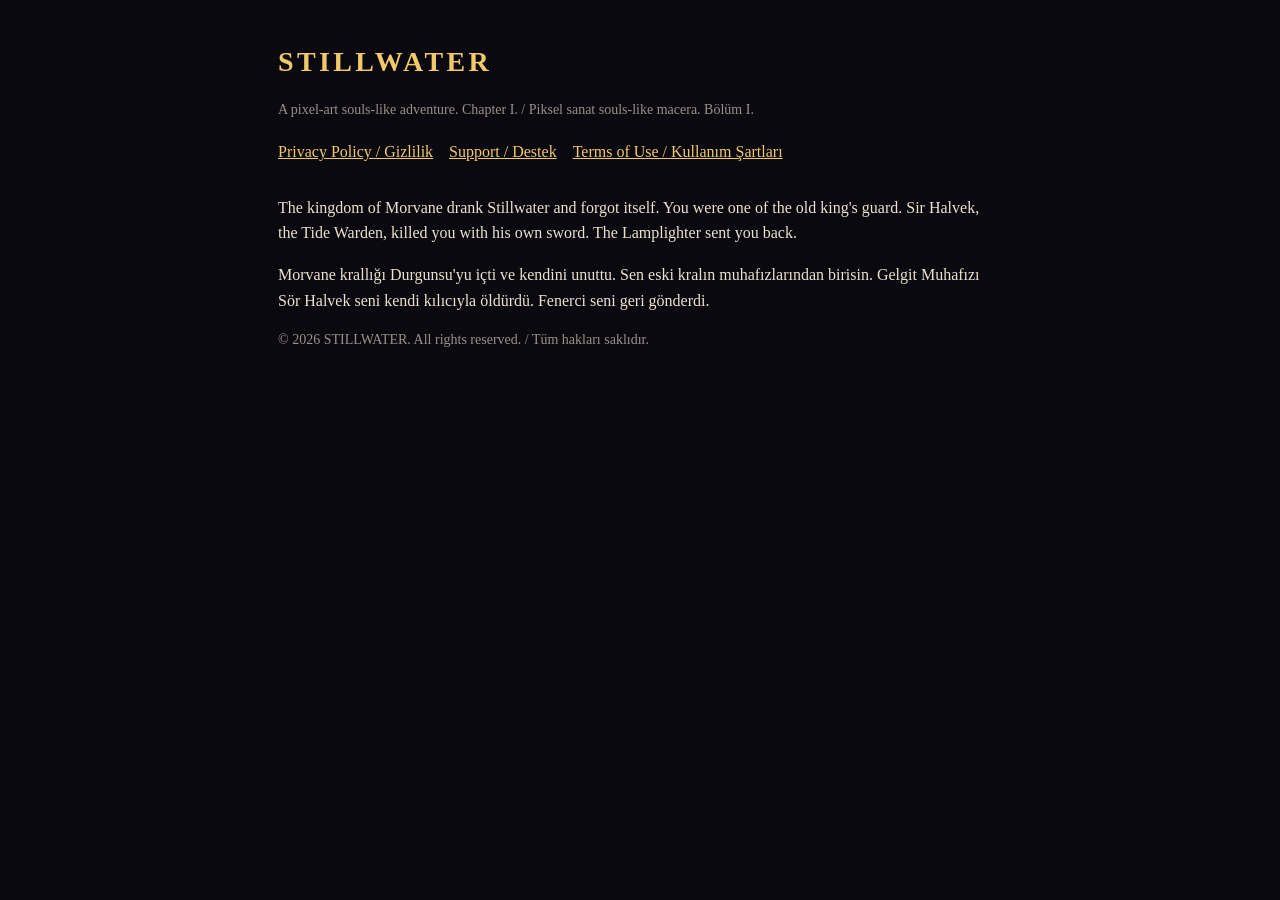
<file: index.html>
<!doctype html>
<html lang="en"><head><meta charset="utf-8"><meta name="viewport" content="width=device-width, initial-scale=1">
<title>STILLWATER</title><link rel="stylesheet" href="style.css"></head>
<body><main>
<h1>STILLWATER</h1>
<p class="dim">A pixel-art souls-like adventure. Chapter I. / Piksel sanat souls-like macera. Bölüm I.</p>
<nav><a href="privacy.html">Privacy Policy / Gizlilik</a><a href="support.html">Support / Destek</a><a href="terms.html">Terms of Use / Kullanım Şartları</a></nav>
<p>The kingdom of Morvane drank Stillwater and forgot itself. You were one of the old king's guard. Sir Halvek, the Tide Warden, killed you with his own sword. The Lamplighter sent you back.</p>
<p>Morvane krallığı Durgunsu'yu içti ve kendini unuttu. Sen eski kralın muhafızlarından birisin. Gelgit Muhafızı Sör Halvek seni kendi kılıcıyla öldürdü. Fenerci seni geri gönderdi.</p>
<p class="dim">© 2026 STILLWATER. All rights reserved. / Tüm hakları saklıdır.</p>
</main></body></html>
</file>
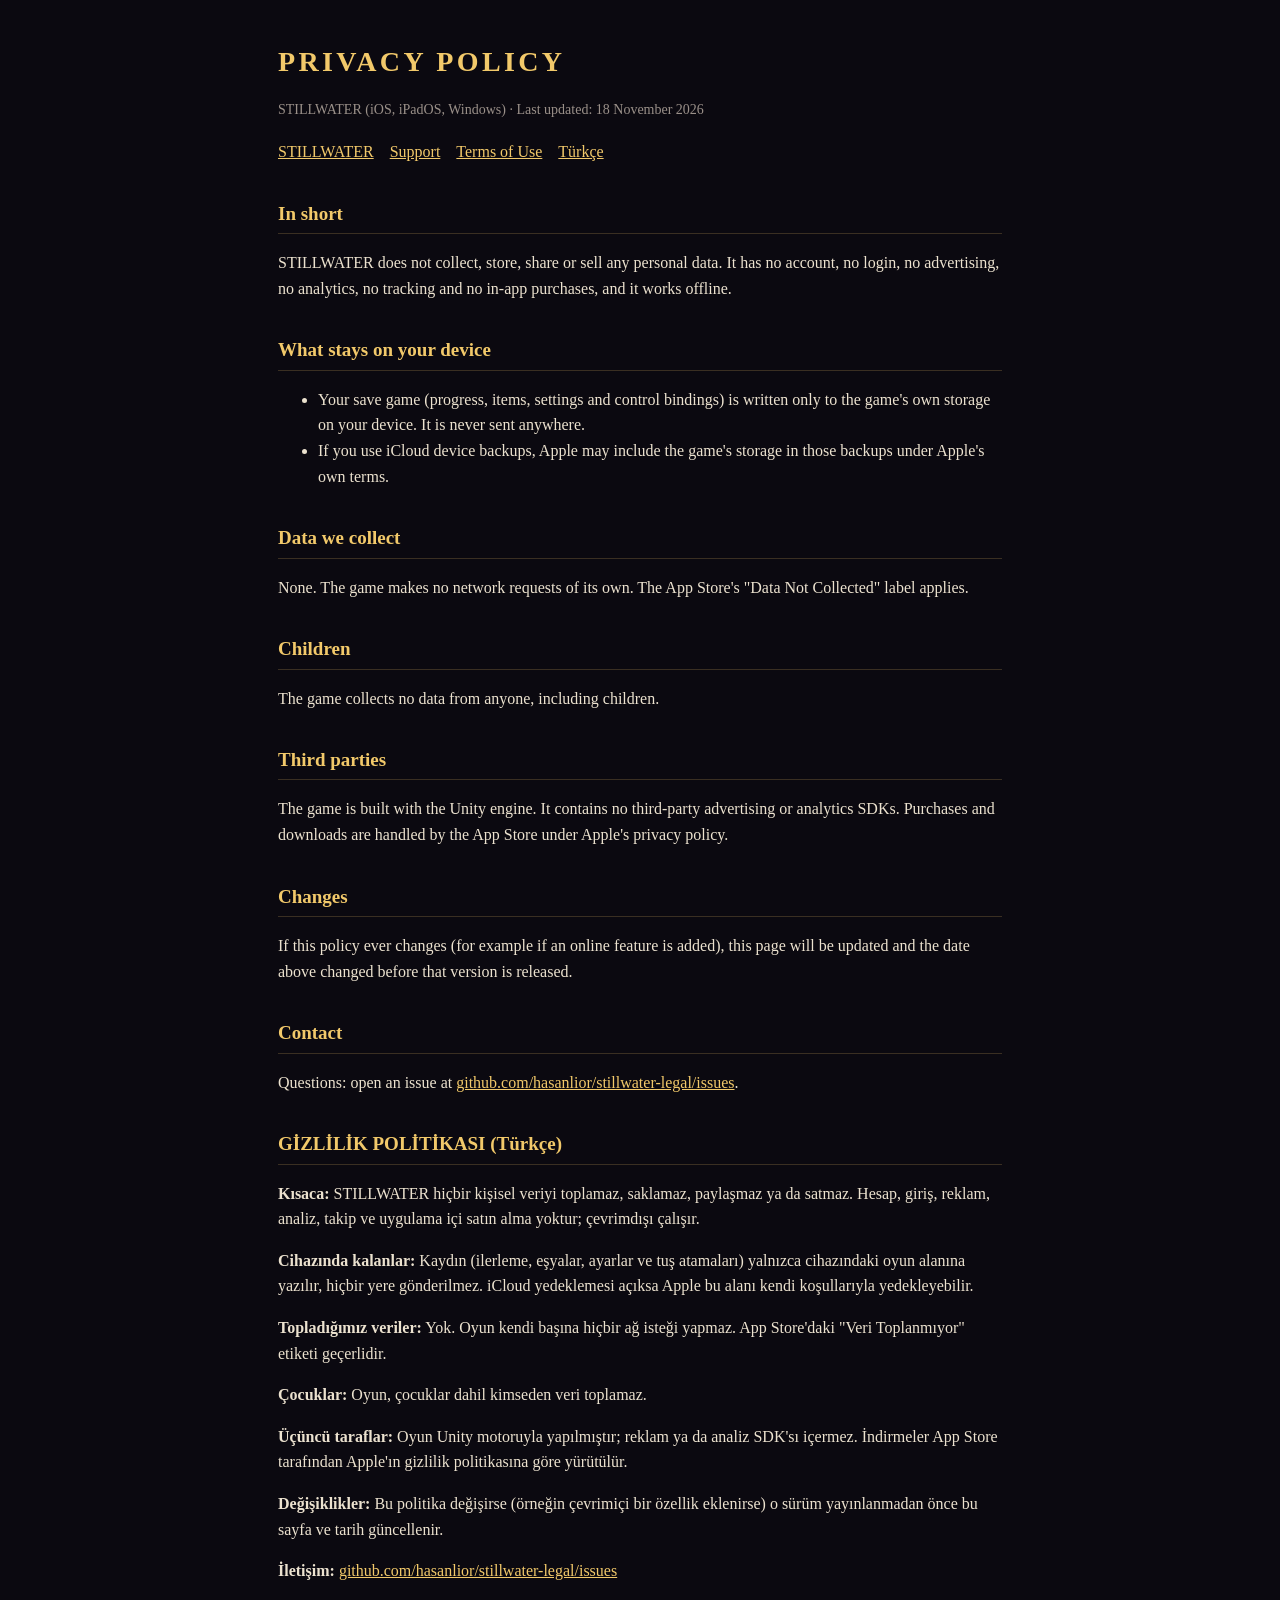
<file: privacy.html>
<!doctype html>
<html lang="en"><head><meta charset="utf-8"><meta name="viewport" content="width=device-width, initial-scale=1">
<title>STILLWATER Privacy Policy</title><link rel="stylesheet" href="style.css"></head>
<body><main>
<h1>PRIVACY POLICY</h1>
<p class="dim">STILLWATER (iOS, iPadOS, Windows) · Last updated: 18 November 2026</p>
<nav><a href="index.html">STILLWATER</a><a href="support.html">Support</a><a href="terms.html">Terms of Use</a><a href="#tr">Türkçe</a></nav>

<h2>In short</h2>
<p>STILLWATER does not collect, store, share or sell any personal data. It has no account, no login, no advertising, no analytics, no tracking and no in-app purchases, and it works offline.</p>

<h2>What stays on your device</h2>
<ul>
<li>Your save game (progress, items, settings and control bindings) is written only to the game's own storage on your device. It is never sent anywhere.</li>
<li>If you use iCloud device backups, Apple may include the game's storage in those backups under Apple's own terms.</li>
</ul>

<h2>Data we collect</h2>
<p>None. The game makes no network requests of its own. The App Store's "Data Not Collected" label applies.</p>

<h2>Children</h2>
<p>The game collects no data from anyone, including children.</p>

<h2>Third parties</h2>
<p>The game is built with the Unity engine. It contains no third-party advertising or analytics SDKs. Purchases and downloads are handled by the App Store under Apple's privacy policy.</p>

<h2>Changes</h2>
<p>If this policy ever changes (for example if an online feature is added), this page will be updated and the date above changed before that version is released.</p>

<h2>Contact</h2>
<p>Questions: open an issue at <a href="https://github.com/hasanlior/stillwater-legal/issues">github.com/hasanlior/stillwater-legal/issues</a>.</p>

<h2 id="tr">GİZLİLİK POLİTİKASI (Türkçe)</h2>
<p><b>Kısaca:</b> STILLWATER hiçbir kişisel veriyi toplamaz, saklamaz, paylaşmaz ya da satmaz. Hesap, giriş, reklam, analiz, takip ve uygulama içi satın alma yoktur; çevrimdışı çalışır.</p>
<p><b>Cihazında kalanlar:</b> Kaydın (ilerleme, eşyalar, ayarlar ve tuş atamaları) yalnızca cihazındaki oyun alanına yazılır, hiçbir yere gönderilmez. iCloud yedeklemesi açıksa Apple bu alanı kendi koşullarıyla yedekleyebilir.</p>
<p><b>Topladığımız veriler:</b> Yok. Oyun kendi başına hiçbir ağ isteği yapmaz. App Store'daki "Veri Toplanmıyor" etiketi geçerlidir.</p>
<p><b>Çocuklar:</b> Oyun, çocuklar dahil kimseden veri toplamaz.</p>
<p><b>Üçüncü taraflar:</b> Oyun Unity motoruyla yapılmıştır; reklam ya da analiz SDK'sı içermez. İndirmeler App Store tarafından Apple'ın gizlilik politikasına göre yürütülür.</p>
<p><b>Değişiklikler:</b> Bu politika değişirse (örneğin çevrimiçi bir özellik eklenirse) o sürüm yayınlanmadan önce bu sayfa ve tarih güncellenir.</p>
<p><b>İletişim:</b> <a href="https://github.com/hasanlior/stillwater-legal/issues">github.com/hasanlior/stillwater-legal/issues</a></p>
</main></body></html>
</file>
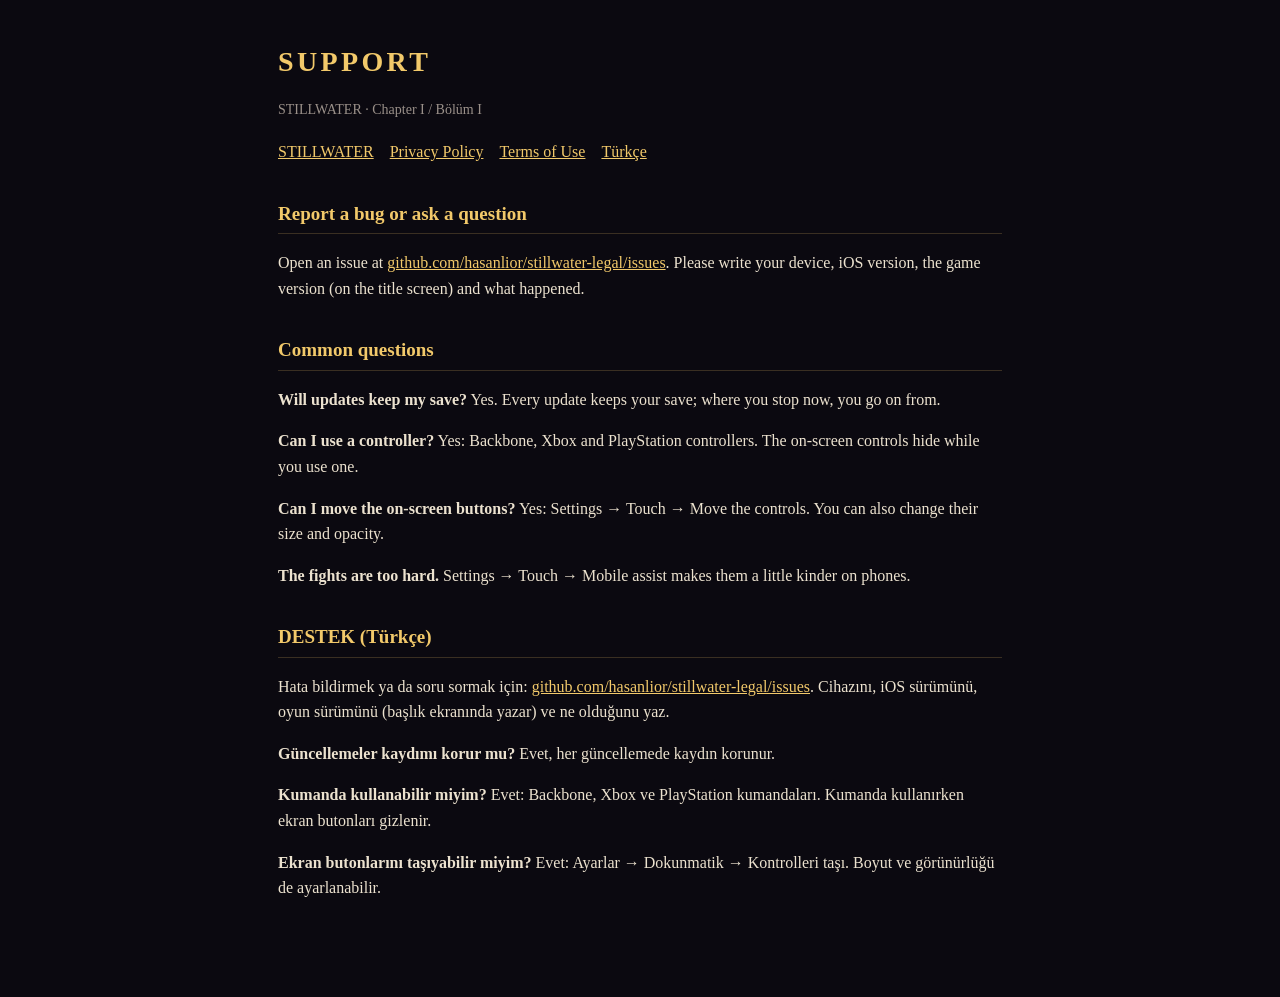
<file: support.html>
<!doctype html>
<html lang="en"><head><meta charset="utf-8"><meta name="viewport" content="width=device-width, initial-scale=1">
<title>STILLWATER Support</title><link rel="stylesheet" href="style.css"></head>
<body><main>
<h1>SUPPORT</h1>
<p class="dim">STILLWATER · Chapter I / Bölüm I</p>
<nav><a href="index.html">STILLWATER</a><a href="privacy.html">Privacy Policy</a><a href="terms.html">Terms of Use</a><a href="#tr">Türkçe</a></nav>
<h2>Report a bug or ask a question</h2>
<p>Open an issue at <a href="https://github.com/hasanlior/stillwater-legal/issues">github.com/hasanlior/stillwater-legal/issues</a>. Please write your device, iOS version, the game version (on the title screen) and what happened.</p>
<h2>Common questions</h2>
<p><b>Will updates keep my save?</b> Yes. Every update keeps your save; where you stop now, you go on from.</p>
<p><b>Can I use a controller?</b> Yes: Backbone, Xbox and PlayStation controllers. The on-screen controls hide while you use one.</p>
<p><b>Can I move the on-screen buttons?</b> Yes: Settings → Touch → Move the controls. You can also change their size and opacity.</p>
<p><b>The fights are too hard.</b> Settings → Touch → Mobile assist makes them a little kinder on phones.</p>
<h2 id="tr">DESTEK (Türkçe)</h2>
<p>Hata bildirmek ya da soru sormak için: <a href="https://github.com/hasanlior/stillwater-legal/issues">github.com/hasanlior/stillwater-legal/issues</a>. Cihazını, iOS sürümünü, oyun sürümünü (başlık ekranında yazar) ve ne olduğunu yaz.</p>
<p><b>Güncellemeler kaydımı korur mu?</b> Evet, her güncellemede kaydın korunur.</p>
<p><b>Kumanda kullanabilir miyim?</b> Evet: Backbone, Xbox ve PlayStation kumandaları. Kumanda kullanırken ekran butonları gizlenir.</p>
<p><b>Ekran butonlarını taşıyabilir miyim?</b> Evet: Ayarlar → Dokunmatik → Kontrolleri taşı. Boyut ve görünürlüğü de ayarlanabilir.</p>
</main></body></html>
</file>
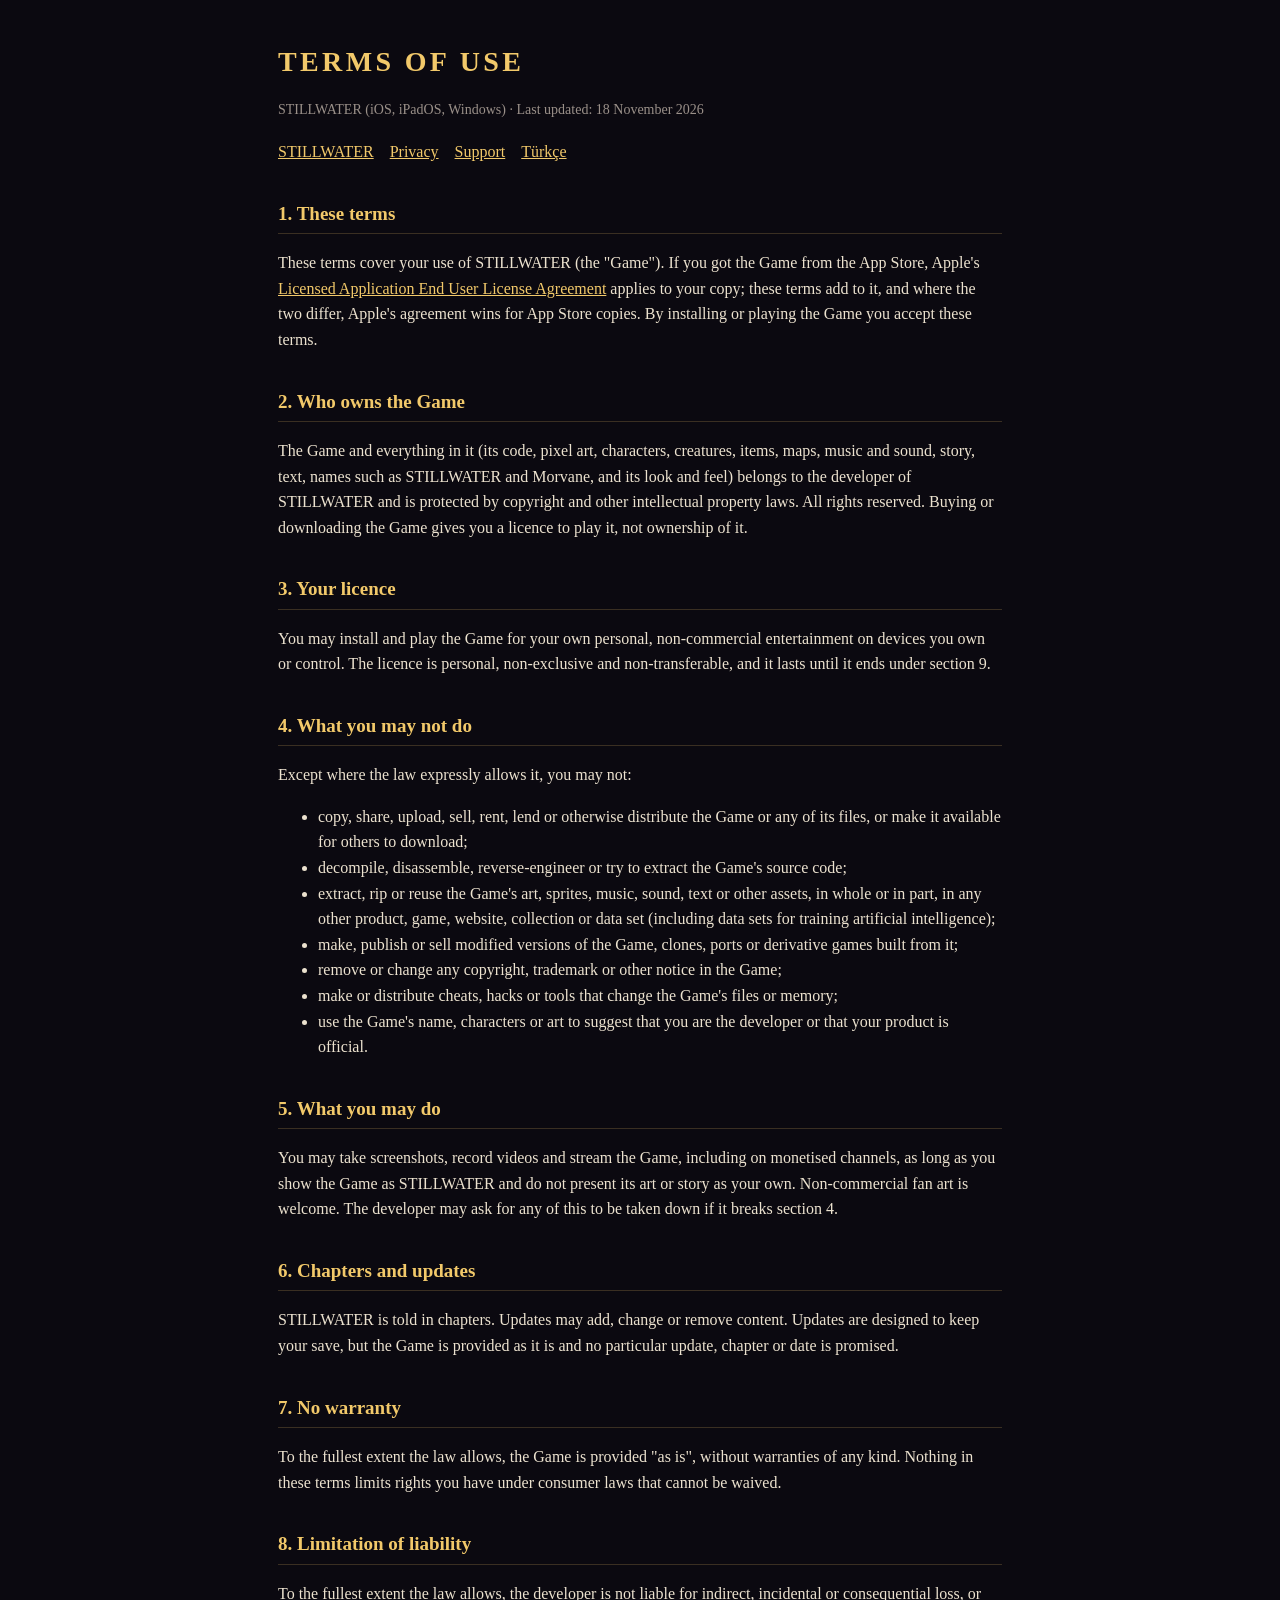
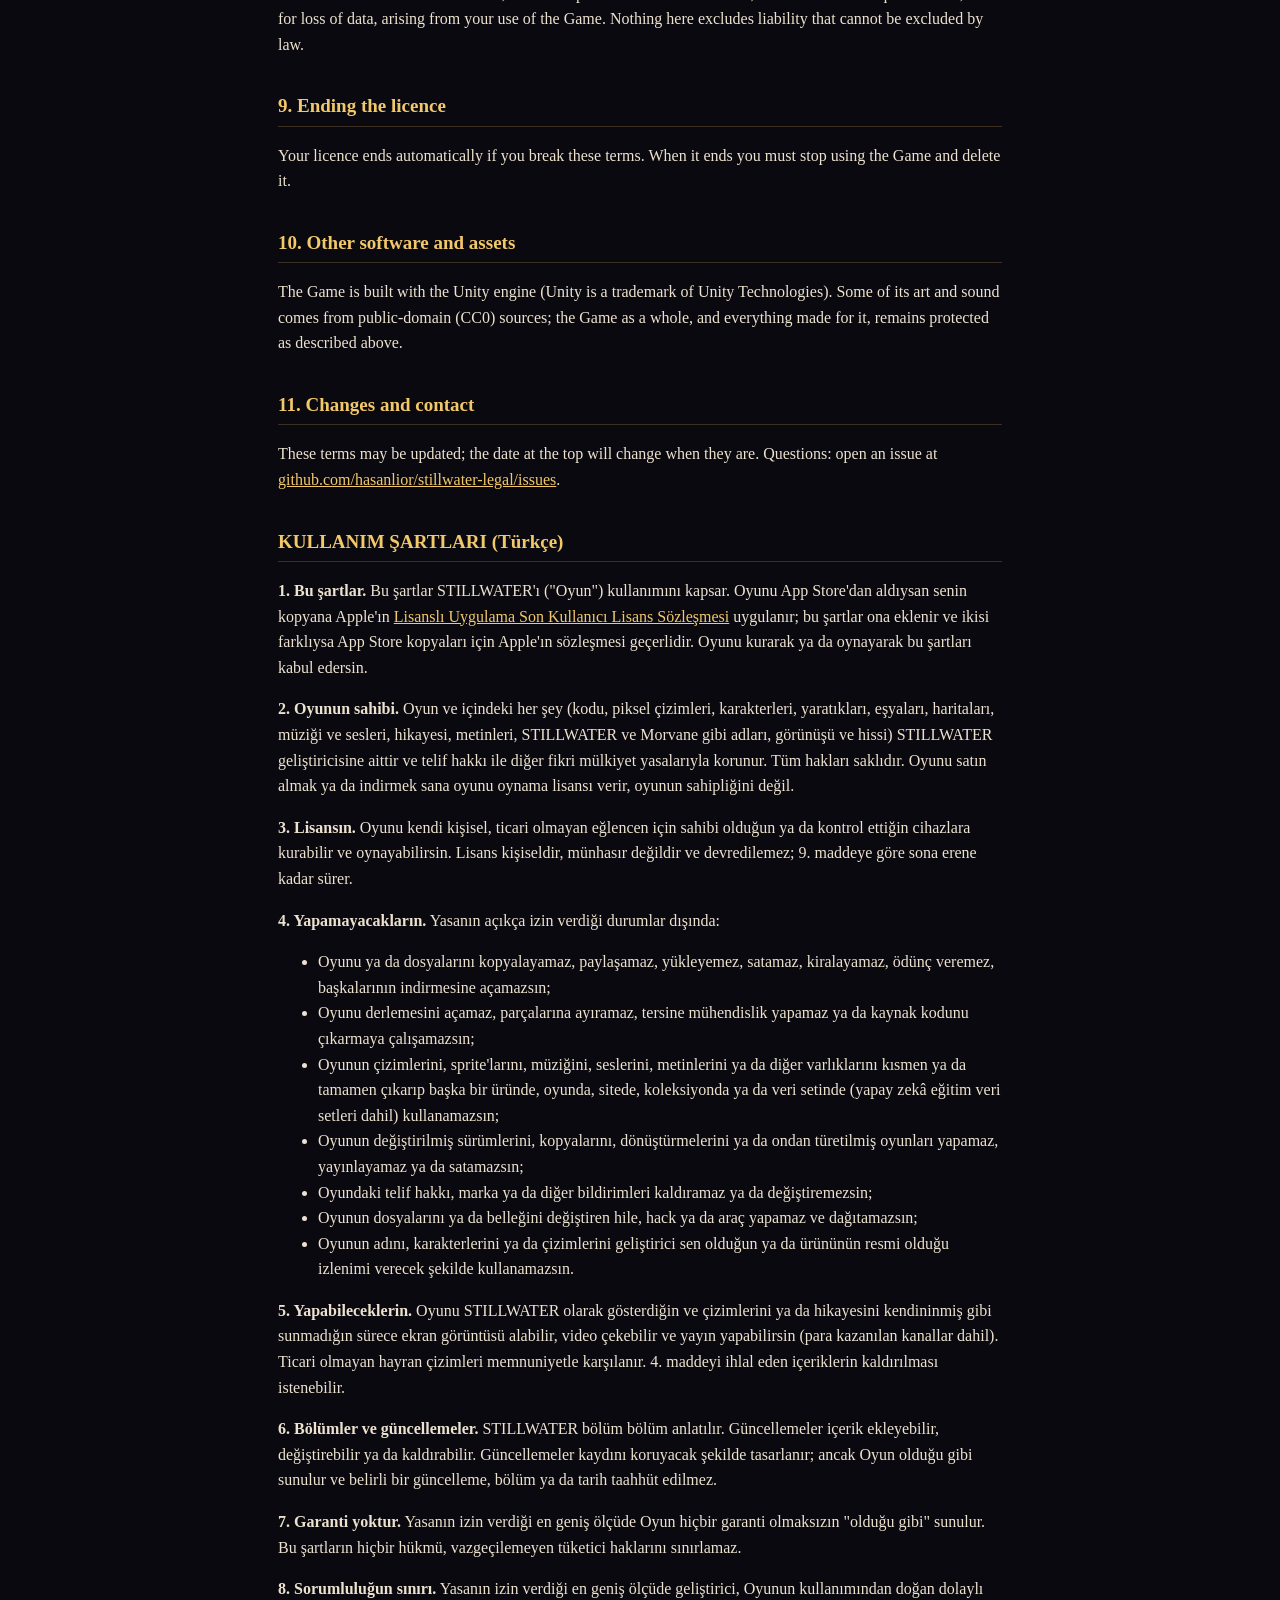
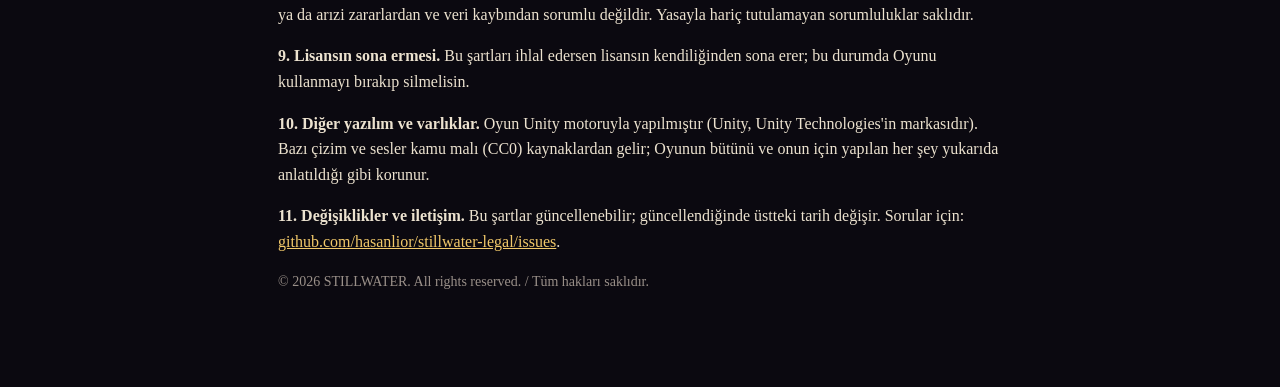
<file: terms.html>
<!doctype html>
<html lang="en"><head><meta charset="utf-8"><meta name="viewport" content="width=device-width, initial-scale=1">
<title>STILLWATER Terms of Use</title><link rel="stylesheet" href="style.css"></head>
<body><main>
<h1>TERMS OF USE</h1>
<p class="dim">STILLWATER (iOS, iPadOS, Windows) · Last updated: 18 November 2026</p>
<nav><a href="index.html">STILLWATER</a><a href="privacy.html">Privacy</a><a href="support.html">Support</a><a href="#tr">Türkçe</a></nav>

<h2>1. These terms</h2>
<p>These terms cover your use of STILLWATER (the "Game"). If you got the Game from the App Store, Apple's <a href="https://www.apple.com/legal/internet-services/itunes/dev/stdeula/">Licensed Application End User License Agreement</a> applies to your copy; these terms add to it, and where the two differ, Apple's agreement wins for App Store copies. By installing or playing the Game you accept these terms.</p>

<h2>2. Who owns the Game</h2>
<p>The Game and everything in it (its code, pixel art, characters, creatures, items, maps, music and sound, story, text, names such as STILLWATER and Morvane, and its look and feel) belongs to the developer of STILLWATER and is protected by copyright and other intellectual property laws. All rights reserved. Buying or downloading the Game gives you a licence to play it, not ownership of it.</p>

<h2>3. Your licence</h2>
<p>You may install and play the Game for your own personal, non-commercial entertainment on devices you own or control. The licence is personal, non-exclusive and non-transferable, and it lasts until it ends under section 9.</p>

<h2>4. What you may not do</h2>
<p>Except where the law expressly allows it, you may not:</p>
<ul>
<li>copy, share, upload, sell, rent, lend or otherwise distribute the Game or any of its files, or make it available for others to download;</li>
<li>decompile, disassemble, reverse-engineer or try to extract the Game's source code;</li>
<li>extract, rip or reuse the Game's art, sprites, music, sound, text or other assets, in whole or in part, in any other product, game, website, collection or data set (including data sets for training artificial intelligence);</li>
<li>make, publish or sell modified versions of the Game, clones, ports or derivative games built from it;</li>
<li>remove or change any copyright, trademark or other notice in the Game;</li>
<li>make or distribute cheats, hacks or tools that change the Game's files or memory;</li>
<li>use the Game's name, characters or art to suggest that you are the developer or that your product is official.</li>
</ul>

<h2>5. What you may do</h2>
<p>You may take screenshots, record videos and stream the Game, including on monetised channels, as long as you show the Game as STILLWATER and do not present its art or story as your own. Non-commercial fan art is welcome. The developer may ask for any of this to be taken down if it breaks section 4.</p>

<h2>6. Chapters and updates</h2>
<p>STILLWATER is told in chapters. Updates may add, change or remove content. Updates are designed to keep your save, but the Game is provided as it is and no particular update, chapter or date is promised.</p>

<h2>7. No warranty</h2>
<p>To the fullest extent the law allows, the Game is provided "as is", without warranties of any kind. Nothing in these terms limits rights you have under consumer laws that cannot be waived.</p>

<h2>8. Limitation of liability</h2>
<p>To the fullest extent the law allows, the developer is not liable for indirect, incidental or consequential loss, or for loss of data, arising from your use of the Game. Nothing here excludes liability that cannot be excluded by law.</p>

<h2>9. Ending the licence</h2>
<p>Your licence ends automatically if you break these terms. When it ends you must stop using the Game and delete it.</p>

<h2>10. Other software and assets</h2>
<p>The Game is built with the Unity engine (Unity is a trademark of Unity Technologies). Some of its art and sound comes from public-domain (CC0) sources; the Game as a whole, and everything made for it, remains protected as described above.</p>

<h2>11. Changes and contact</h2>
<p>These terms may be updated; the date at the top will change when they are. Questions: open an issue at <a href="https://github.com/hasanlior/stillwater-legal/issues">github.com/hasanlior/stillwater-legal/issues</a>.</p>

<h2 id="tr">KULLANIM ŞARTLARI (Türkçe)</h2>
<p><b>1. Bu şartlar.</b> Bu şartlar STILLWATER'ı ("Oyun") kullanımını kapsar. Oyunu App Store'dan aldıysan senin kopyana Apple'ın <a href="https://www.apple.com/legal/internet-services/itunes/dev/stdeula/">Lisanslı Uygulama Son Kullanıcı Lisans Sözleşmesi</a> uygulanır; bu şartlar ona eklenir ve ikisi farklıysa App Store kopyaları için Apple'ın sözleşmesi geçerlidir. Oyunu kurarak ya da oynayarak bu şartları kabul edersin.</p>
<p><b>2. Oyunun sahibi.</b> Oyun ve içindeki her şey (kodu, piksel çizimleri, karakterleri, yaratıkları, eşyaları, haritaları, müziği ve sesleri, hikayesi, metinleri, STILLWATER ve Morvane gibi adları, görünüşü ve hissi) STILLWATER geliştiricisine aittir ve telif hakkı ile diğer fikri mülkiyet yasalarıyla korunur. Tüm hakları saklıdır. Oyunu satın almak ya da indirmek sana oyunu oynama lisansı verir, oyunun sahipliğini değil.</p>
<p><b>3. Lisansın.</b> Oyunu kendi kişisel, ticari olmayan eğlencen için sahibi olduğun ya da kontrol ettiğin cihazlara kurabilir ve oynayabilirsin. Lisans kişiseldir, münhasır değildir ve devredilemez; 9. maddeye göre sona erene kadar sürer.</p>
<p><b>4. Yapamayacakların.</b> Yasanın açıkça izin verdiği durumlar dışında:</p>
<ul>
<li>Oyunu ya da dosyalarını kopyalayamaz, paylaşamaz, yükleyemez, satamaz, kiralayamaz, ödünç veremez, başkalarının indirmesine açamazsın;</li>
<li>Oyunu derlemesini açamaz, parçalarına ayıramaz, tersine mühendislik yapamaz ya da kaynak kodunu çıkarmaya çalışamazsın;</li>
<li>Oyunun çizimlerini, sprite'larını, müziğini, seslerini, metinlerini ya da diğer varlıklarını kısmen ya da tamamen çıkarıp başka bir üründe, oyunda, sitede, koleksiyonda ya da veri setinde (yapay zekâ eğitim veri setleri dahil) kullanamazsın;</li>
<li>Oyunun değiştirilmiş sürümlerini, kopyalarını, dönüştürmelerini ya da ondan türetilmiş oyunları yapamaz, yayınlayamaz ya da satamazsın;</li>
<li>Oyundaki telif hakkı, marka ya da diğer bildirimleri kaldıramaz ya da değiştiremezsin;</li>
<li>Oyunun dosyalarını ya da belleğini değiştiren hile, hack ya da araç yapamaz ve dağıtamazsın;</li>
<li>Oyunun adını, karakterlerini ya da çizimlerini geliştirici sen olduğun ya da ürününün resmi olduğu izlenimi verecek şekilde kullanamazsın.</li>
</ul>
<p><b>5. Yapabileceklerin.</b> Oyunu STILLWATER olarak gösterdiğin ve çizimlerini ya da hikayesini kendininmiş gibi sunmadığın sürece ekran görüntüsü alabilir, video çekebilir ve yayın yapabilirsin (para kazanılan kanallar dahil). Ticari olmayan hayran çizimleri memnuniyetle karşılanır. 4. maddeyi ihlal eden içeriklerin kaldırılması istenebilir.</p>
<p><b>6. Bölümler ve güncellemeler.</b> STILLWATER bölüm bölüm anlatılır. Güncellemeler içerik ekleyebilir, değiştirebilir ya da kaldırabilir. Güncellemeler kaydını koruyacak şekilde tasarlanır; ancak Oyun olduğu gibi sunulur ve belirli bir güncelleme, bölüm ya da tarih taahhüt edilmez.</p>
<p><b>7. Garanti yoktur.</b> Yasanın izin verdiği en geniş ölçüde Oyun hiçbir garanti olmaksızın "olduğu gibi" sunulur. Bu şartların hiçbir hükmü, vazgeçilemeyen tüketici haklarını sınırlamaz.</p>
<p><b>8. Sorumluluğun sınırı.</b> Yasanın izin verdiği en geniş ölçüde geliştirici, Oyunun kullanımından doğan dolaylı ya da arızi zararlardan ve veri kaybından sorumlu değildir. Yasayla hariç tutulamayan sorumluluklar saklıdır.</p>
<p><b>9. Lisansın sona ermesi.</b> Bu şartları ihlal edersen lisansın kendiliğinden sona erer; bu durumda Oyunu kullanmayı bırakıp silmelisin.</p>
<p><b>10. Diğer yazılım ve varlıklar.</b> Oyun Unity motoruyla yapılmıştır (Unity, Unity Technologies'in markasıdır). Bazı çizim ve sesler kamu malı (CC0) kaynaklardan gelir; Oyunun bütünü ve onun için yapılan her şey yukarıda anlatıldığı gibi korunur.</p>
<p><b>11. Değişiklikler ve iletişim.</b> Bu şartlar güncellenebilir; güncellendiğinde üstteki tarih değişir. Sorular için: <a href="https://github.com/hasanlior/stillwater-legal/issues">github.com/hasanlior/stillwater-legal/issues</a>.</p>
<p class="dim">© 2026 STILLWATER. All rights reserved. / Tüm hakları saklıdır.</p>
</main></body></html>
</file>
<file: style.css>
:root { --bg: #0b0910; --fg: #ece2cf; --dim: #9a9089; --gold: #f2c96a; --line: #3a2f22; }
* { box-sizing: border-box; }
body { margin: 0; background: var(--bg); color: var(--fg); font: 16px/1.6 Georgia, "Times New Roman", serif; }
main { max-width: 760px; margin: 0 auto; padding: 40px 18px 80px; }
h1 { color: var(--gold); letter-spacing: .12em; font-size: 28px; margin: 0 0 4px; }
h2 { color: var(--gold); font-size: 19px; margin: 34px 0 8px; border-bottom: 1px solid var(--line); padding-bottom: 4px; }
p, li { color: var(--fg); } .dim { color: var(--dim); font-size: 14px; }
a { color: var(--gold); }
nav { margin: 18px 0 30px; } nav a { margin-right: 16px; }
</file>
